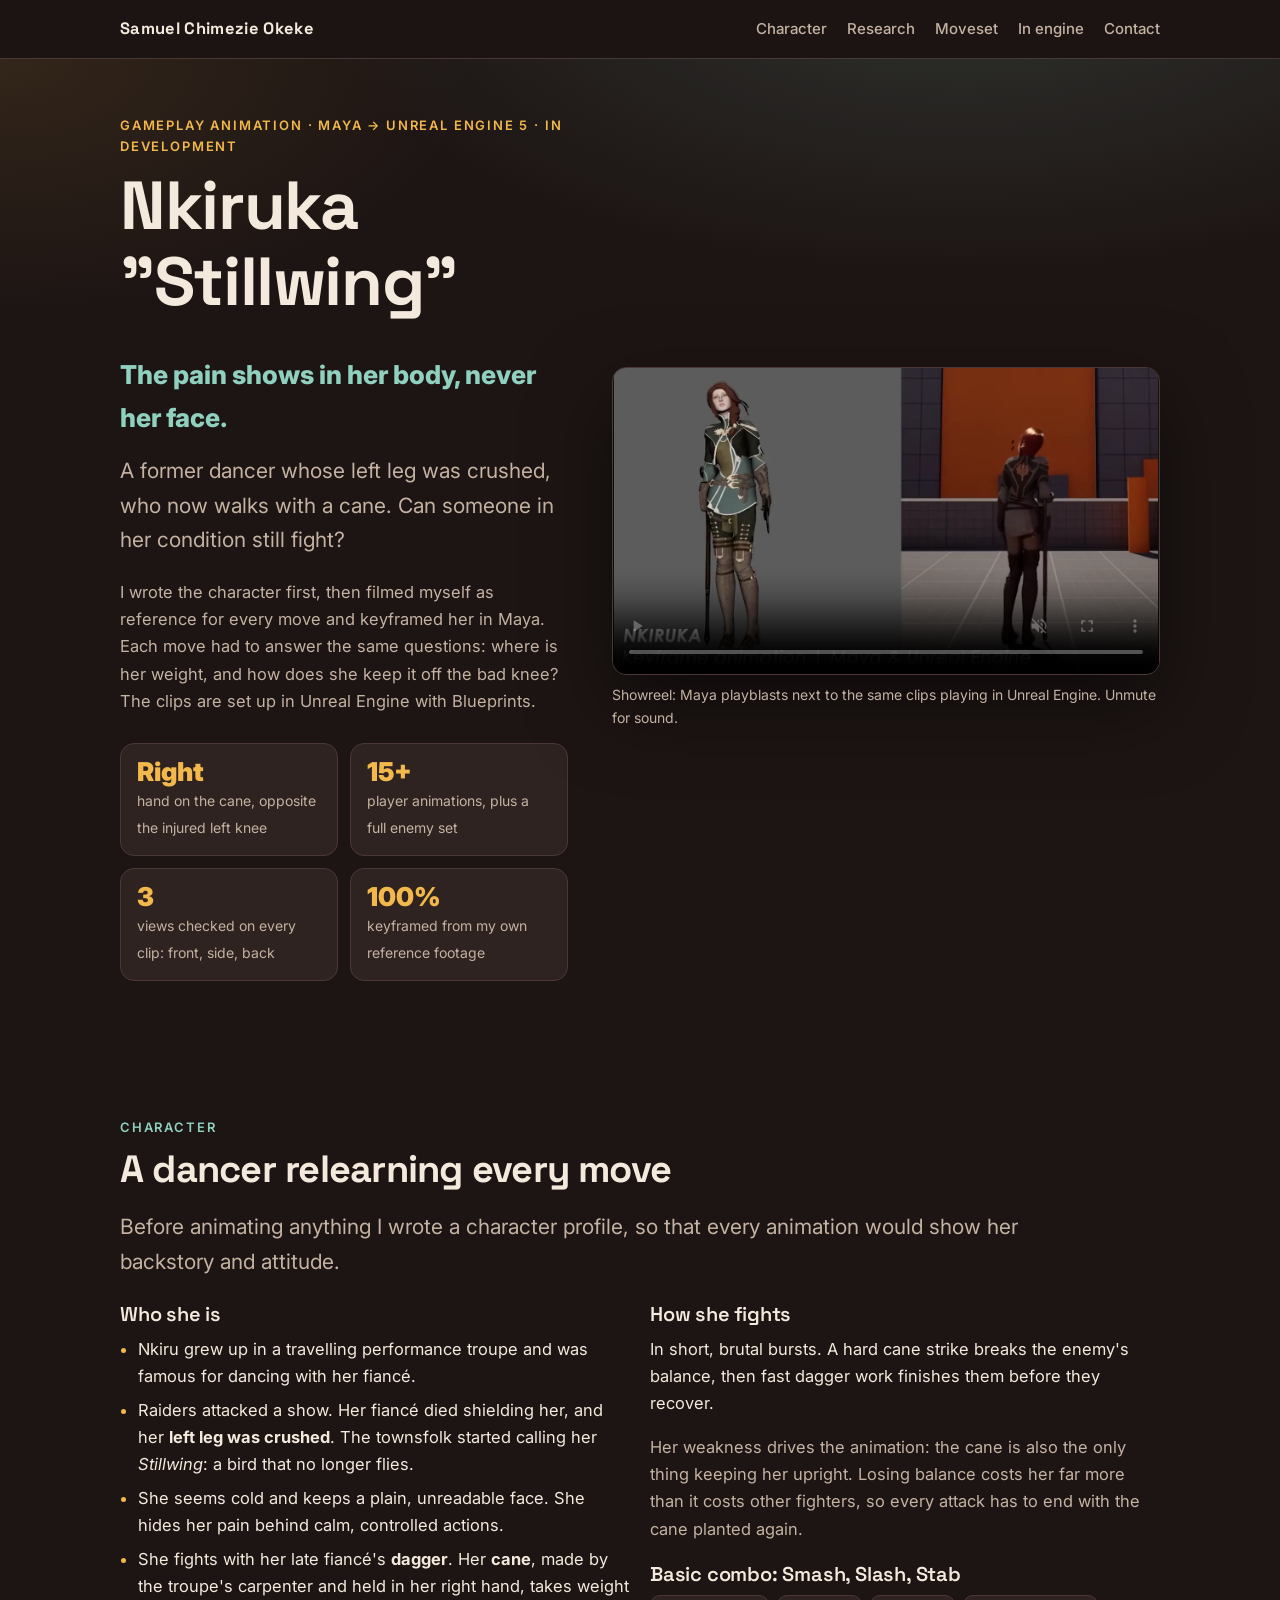
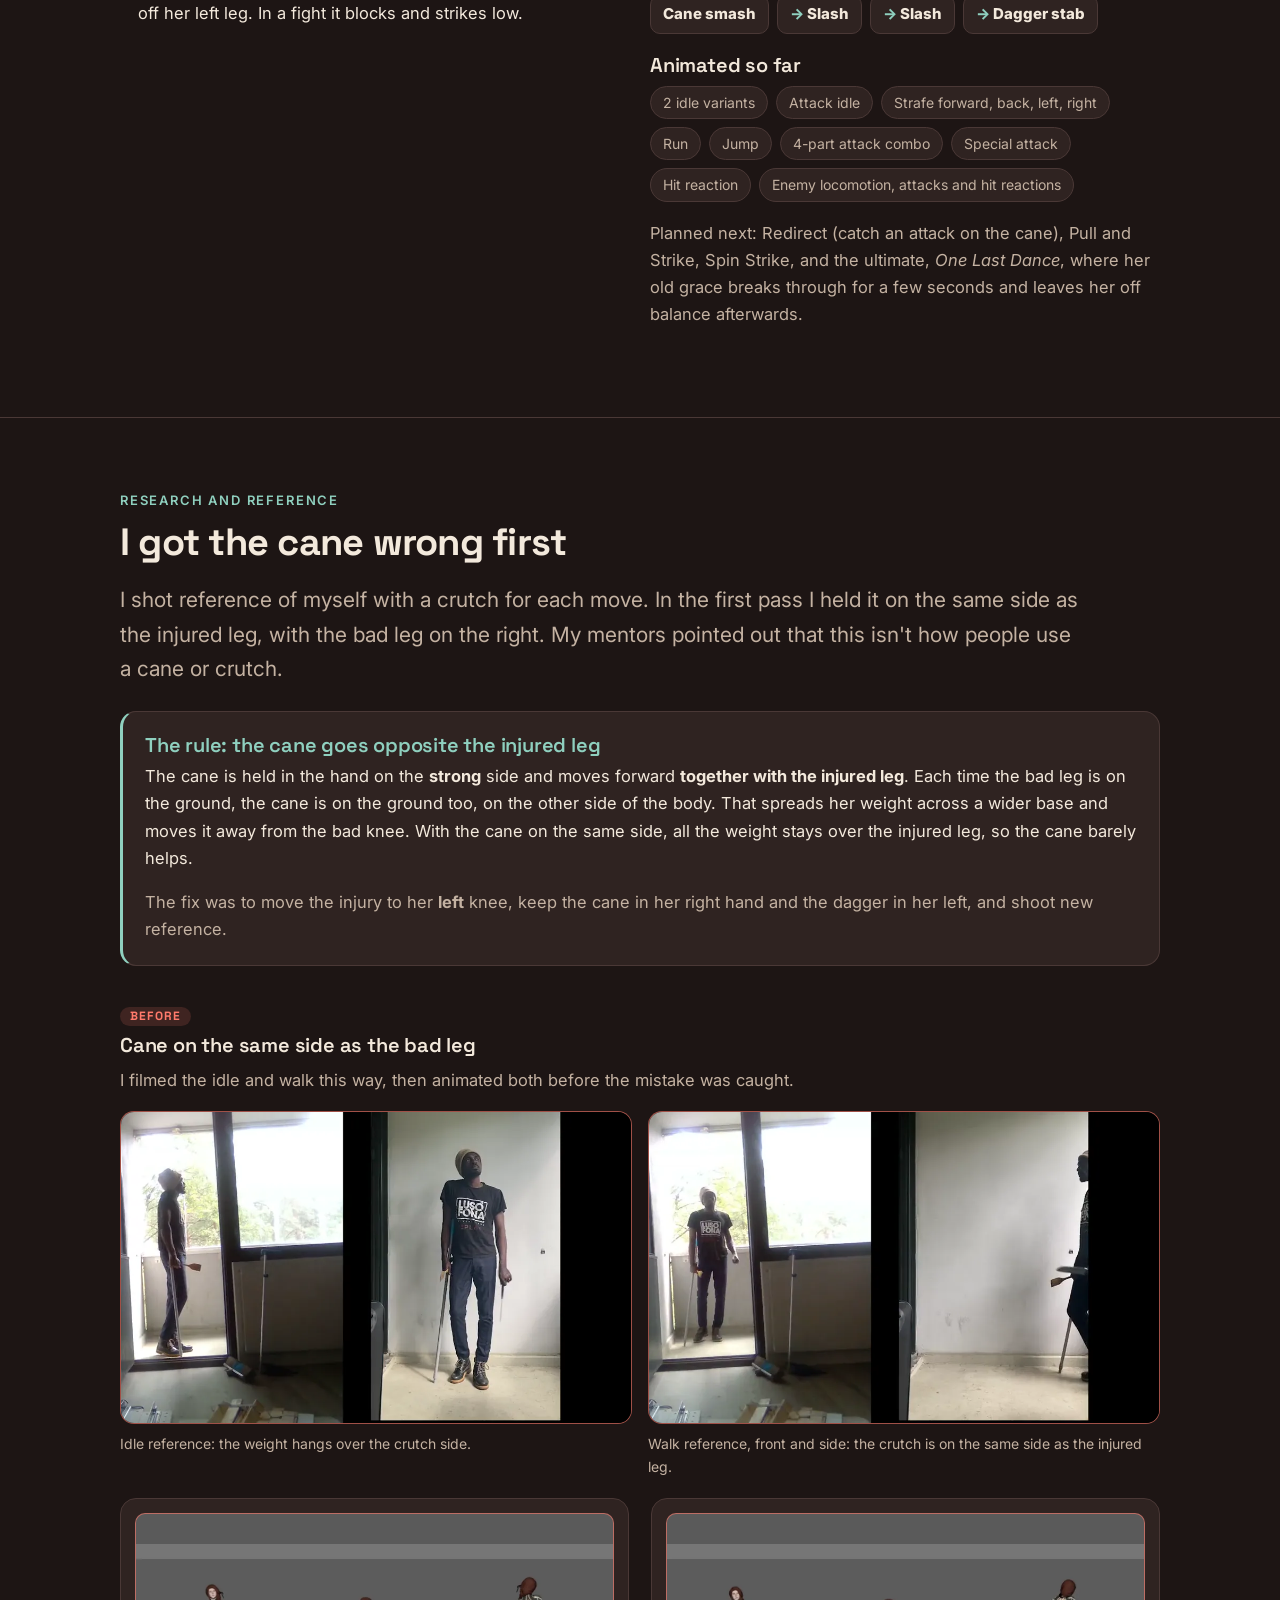
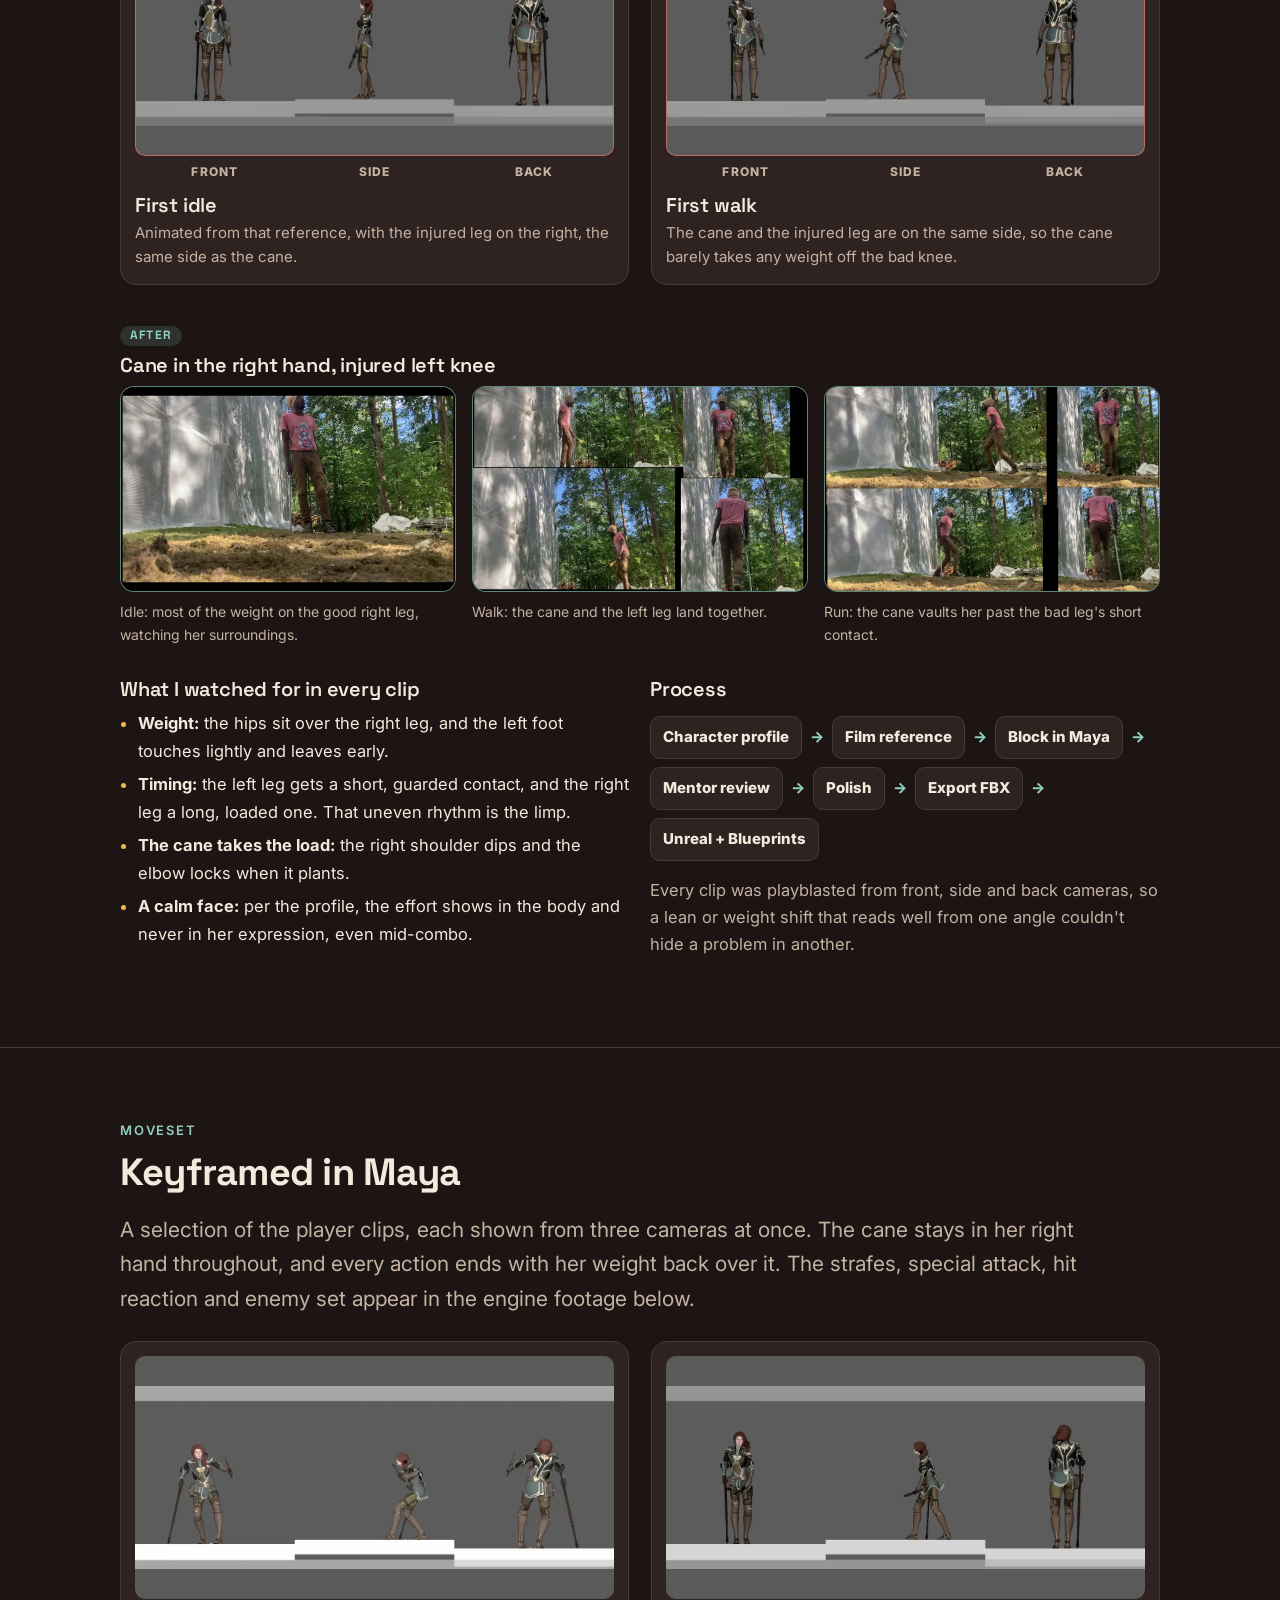
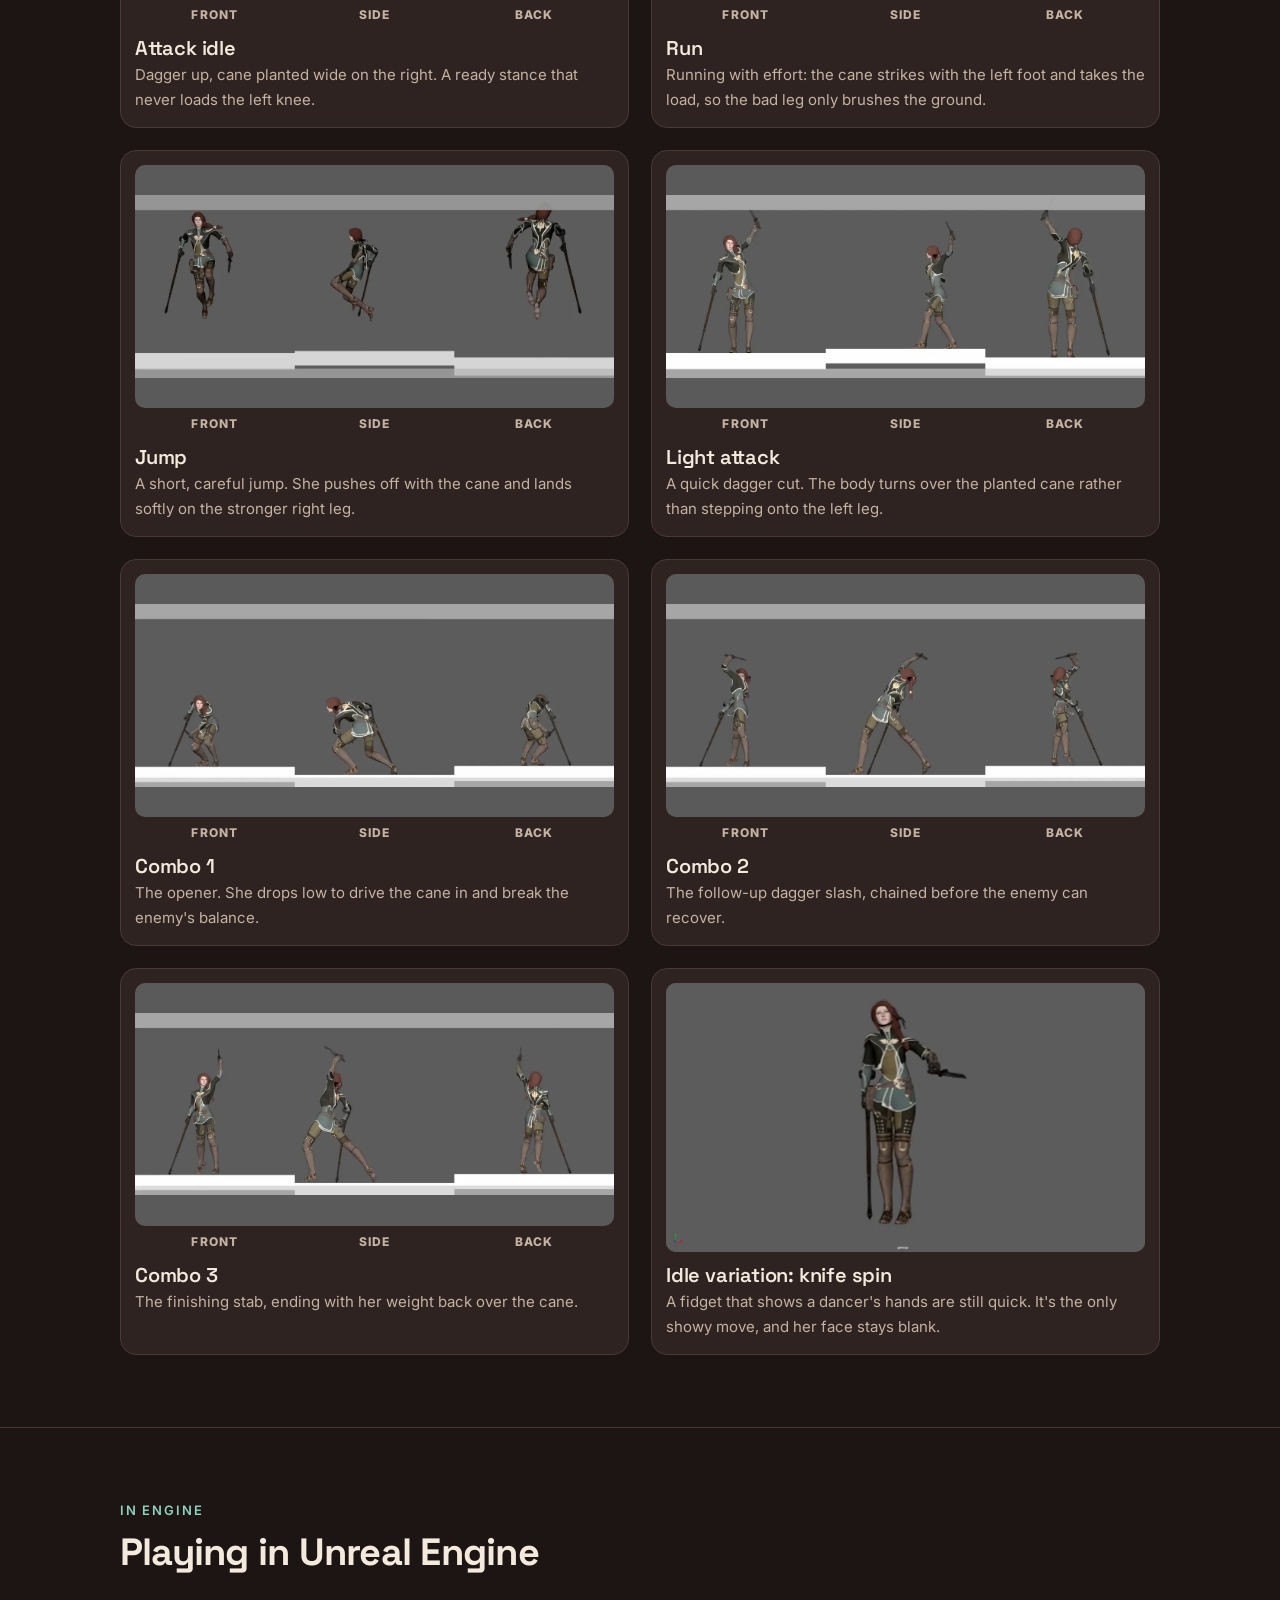
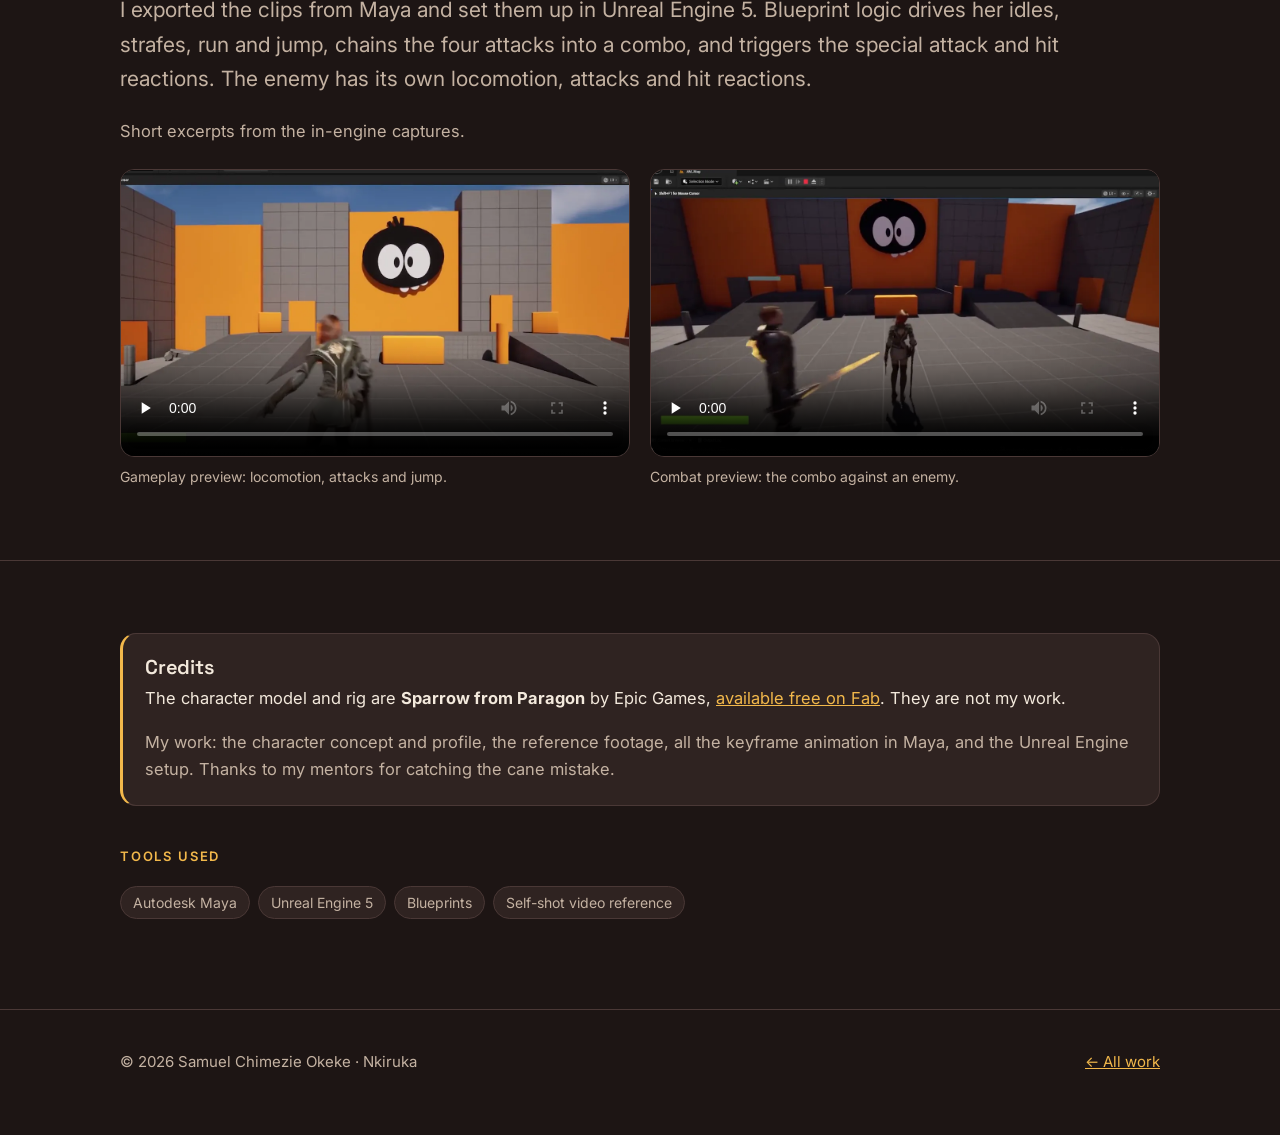
<file: nkiruka/index.html>
<!doctype html>
<html lang="en">
<head>
<meta charset="utf-8">
<meta name="viewport" content="width=device-width, initial-scale=1">
<title>Nkiruka "Stillwing" · Samuel Chimezie Okeke</title>
<link rel="icon" href="/favicon.ico" sizes="any" />
<link rel="icon" type="image/png" href="/favicon-32.png" />
<link rel="apple-touch-icon" href="/apple-touch-icon.png" />
<meta name="description" content="Nkiruka: gameplay animation for a fighter who walks with a cane. Reference-led keyframe animation in Maya, implemented in Unreal Engine with Blueprints.">
<meta property="og:title" content="Nkiruka · gameplay animation for a fighter on a cane">
<meta property="og:description" content="How does a character who depends on a cane still fight? Reference-led keyframe animation in Maya, implemented in Unreal Engine. By Samuel Chimezie Okeke.">
<meta property="og:image" content="../img/nkiruka/reel.webp">
<link rel="preconnect" href="https://fonts.googleapis.com">
<link rel="preconnect" href="https://fonts.gstatic.com" crossorigin>
<link href="https://fonts.googleapis.com/css2?family=Inter:wght@400;500;600;700&family=Space+Grotesk:wght@500;600;700&display=swap" rel="stylesheet">
<link rel="stylesheet" href="../style.css">
<style>
  :root { --sage: #8fd0bf; --red: #ff7a6b; }
  .hero { padding: 56px 0 64px; background: radial-gradient(1100px 520px at 75% -10%, rgba(143,208,191,.16), transparent 60%), radial-gradient(800px 420px at 0% 0%, rgba(242,184,75,.10), transparent 60%); }
  .hero .wrap { display: grid; grid-template-columns: .9fr 1.1fr; gap: 28px 44px; align-items: center; }
  @media (max-width: 900px) { .hero .wrap { grid-template-columns: 1fr; } }
  .hero .stats { grid-template-columns: repeat(2, 1fr); }
  .quote { font-size: clamp(20px, 2.6vw, 26px); font-weight: 800; color: var(--sage); margin: 0 0 14px; }
  .eyebrow.s { color: var(--sage); }
  video { width: 100%; display: block; background: #111; }
  .reel { aspect-ratio: 16/9; box-shadow: 0 30px 80px rgba(0,0,0,.5); }
  .clip { border-radius: 14px; border: 1px solid var(--line); }
  .wrong .clip { border-color: rgba(255,122,107,.6); }
  .right .clip { border-color: rgba(143,208,191,.6); }
  .tag { display: inline-block; font-size: 12px; font-weight: 900; letter-spacing: .1em; text-transform: uppercase; padding: 3px 10px; border-radius: 999px; margin-bottom: 8px; }
  .tag.bad { background: rgba(255,122,107,.15); color: var(--red); }
  .tag.good { background: rgba(143,208,191,.15); color: var(--sage); }
  .refs { display: grid; gap: 16px; grid-template-columns: repeat(auto-fit, minmax(280px, 1fr)); align-items: start; }
  .rule { border-left: 3px solid var(--sage); }
  .rule h3 { color: var(--sage); }
  .moves { display: grid; gap: 22px; grid-template-columns: repeat(auto-fit, minmax(min(100%, 460px), 1fr)); }
  .move { padding: 14px; }
  .move video { border-radius: 10px; aspect-ratio: 1260/640; background: #5a5a5a; }
  .move h3 { margin: 12px 0 .2em; }
  .move p { font-size: 15px; color: var(--muted); margin: 0; }
  .views { display: grid; grid-template-columns: repeat(3, 1fr); font-size: 12px; font-weight: 800; letter-spacing: .1em; text-transform: uppercase; color: var(--muted); text-align: center; margin-top: 6px; }
  .flow { display: flex; flex-wrap: wrap; gap: 8px; align-items: center; margin: 16px 0 0; font-weight: 800; font-size: 15px; }
  .flow span { background: var(--card); border: 1px solid var(--line); border-radius: 10px; padding: 8px 12px; }
  .flow i { color: var(--sage); font-style: normal; }
  .combo { display: flex; flex-wrap: wrap; gap: 8px; margin: 10px 0 0; padding: 0; list-style: none; }
  .combo li { background: var(--card); border: 1px solid var(--line); border-radius: 10px; padding: 6px 12px; font-weight: 800; font-size: 15px; }
  .combo li + li::before { content: "→ "; color: var(--sage); }
  .credit { border-left: 3px solid var(--gold); }
</style>
</head>
<body>

<nav class="nav"><div class="wrap">
  <a class="brand" href="../">Samuel Chimezie Okeke</a>
  <ul>
    <li class="hide-sm"><a href="#character">Character</a></li>
    <li><a href="#research">Research</a></li>
    <li><a href="#moveset">Moveset</a></li>
    <li class="hide-sm"><a href="#unreal">In engine</a></li>
    <li><a href="../#contact">Contact</a></li>
  </ul>
</div></nav>

<header class="hero">
  <div class="wrap">
    <div>
      <div class="eyebrow">Gameplay animation · Maya → Unreal Engine 5 · in development</div>
      <h1>Nkiruka "Stillwing"</h1>
      <p class="quote">The pain shows in her body, never her face.</p>
      <p class="lead">A former dancer whose left leg was crushed, who now walks with a cane. Can someone in her condition still fight?</p>
      <p class="muted">I wrote the character first, then filmed myself as reference for every move and keyframed her in Maya. Each move had to answer the same questions: where is her weight, and how does she keep it off the bad knee? The clips are set up in Unreal Engine with Blueprints.</p>
      <div class="stats">
        <div class="stat"><b>Right</b><span>hand on the cane, opposite the injured left knee</span></div>
        <div class="stat"><b>15+</b><span>player animations, plus a full enemy set</span></div>
        <div class="stat"><b>3</b><span>views checked on every clip: front, side, back</span></div>
        <div class="stat"><b>100%</b><span>keyframed from my own reference footage</span></div>
      </div>
    </div>
    <figure>
      <video class="reel clip" src="../img/nkiruka/reel.mp4" poster="../img/nkiruka/reel.webp" autoplay muted loop playsinline controls preload="metadata" aria-label="Nkiruka animation reel: idle, attack idle, combo, run and jump in Maya and in Unreal Engine"></video>
      <figcaption>Showreel: Maya playblasts next to the same clips playing in Unreal Engine. Unmute for sound.</figcaption>
    </figure>
  </div>
</header>

<main>

<section id="character">
  <div class="wrap">
    <div class="eyebrow s">Character</div>
    <h2>A dancer relearning every move</h2>
    <p class="lead">Before animating anything I wrote a character profile, so that every animation would show her backstory and attitude.</p>
    <div class="grid g2" style="margin-top:24px">
      <div>
        <h3>Who she is</h3>
        <ul class="ticks">
          <li>Nkiru grew up in a travelling performance troupe and was famous for dancing with her fiancé.</li>
          <li>Raiders attacked a show. Her fiancé died shielding her, and her <b>left leg was crushed</b>. The townsfolk started calling her <i>Stillwing</i>: a bird that no longer flies.</li>
          <li>She seems cold and keeps a plain, unreadable face. She hides her pain behind calm, controlled actions.</li>
          <li>She fights with her late fiancé's <b>dagger</b>. Her <b>cane</b>, made by the troupe's carpenter and held in her right hand, takes weight off her left leg. In a fight it blocks and strikes low.</li>
        </ul>
      </div>
      <div>
        <h3>How she fights</h3>
        <p>In short, brutal bursts. A hard cane strike breaks the enemy's balance, then fast dagger work finishes them before they recover.</p>
        <p class="muted">Her weakness drives the animation: the cane is also the only thing keeping her upright. Losing balance costs her far more than it costs other fighters, so every attack has to end with the cane planted again.</p>
        <h3 style="margin-top:20px">Basic combo: Smash, Slash, Stab</h3>
        <ul class="combo"><li>Cane smash</li><li>Slash</li><li>Slash</li><li>Dagger stab</li></ul>
        <h3 style="margin-top:20px">Animated so far</h3>
        <ul class="chips" style="margin-top:8px"><li>2 idle variants</li><li>Attack idle</li><li>Strafe forward, back, left, right</li><li>Run</li><li>Jump</li><li>4-part attack combo</li><li>Special attack</li><li>Hit reaction</li><li>Enemy locomotion, attacks and hit reactions</li></ul>
        <p class="muted" style="margin-top:12px">Planned next: Redirect (catch an attack on the cane), Pull and Strike, Spin Strike, and the ultimate, <i>One Last Dance</i>, where her old grace breaks through for a few seconds and leaves her off balance afterwards.</p>
      </div>
    </div>
  </div>
</section>

<section id="research">
  <div class="wrap">
    <div class="eyebrow s">Research and reference</div>
    <h2>I got the cane wrong first</h2>
    <p class="lead">I shot reference of myself with a crutch for each move. In the first pass I held it on the same side as the injured leg, with the bad leg on the right. My mentors pointed out that this isn't how people use a cane or crutch.</p>

    <div class="card rule" style="margin-top:24px">
      <h3>The rule: the cane goes opposite the injured leg</h3>
      <p>The cane is held in the hand on the <b>strong</b> side and moves forward <b>together with the injured leg</b>. Each time the bad leg is on the ground, the cane is on the ground too, on the other side of the body. That spreads her weight across a wider base and moves it away from the bad knee. With the cane on the same side, all the weight stays over the injured leg, so the cane barely helps.</p>
      <p class="muted">The fix was to move the injury to her <b>left</b> knee, keep the cane in her right hand and the dagger in her left, and shoot new reference.</p>
    </div>

    <h3 style="margin-top:36px"><span class="tag bad">Before</span><br>Cane on the same side as the bad leg</h3>
    <p class="muted">I filmed the idle and walk this way, then animated both before the mistake was caught.</p>
    <div class="refs wrong">
      <figure><video class="clip" src="../img/nkiruka/wrong_idle.mp4" poster="../img/nkiruka/wrong_idle.webp" muted loop playsinline autoplay preload="metadata" aria-label="Early idle reference with the crutch on the same side as the injured leg"></video><figcaption>Idle reference: the weight hangs over the crutch side.</figcaption></figure>
      <figure><video class="clip" src="../img/nkiruka/wrong_walk.mp4" poster="../img/nkiruka/wrong_walk.webp" muted loop playsinline autoplay preload="metadata" aria-label="Early walk reference filmed from front and side, with the crutch on the same side as the injured leg"></video><figcaption>Walk reference, front and side: the crutch is on the same side as the injured leg.</figcaption></figure>
    </div>
    <div class="moves wrong" style="margin-top:20px">
      <figure class="card move">
        <video class="clip" src="../img/nkiruka/wrong_idle_anim.mp4" poster="../img/nkiruka/wrong_idle_anim.webp" muted loop playsinline autoplay preload="metadata" aria-label="First idle animation from front, side and back, with the injured leg on the same side as the cane"></video>
        <div class="views"><span>Front</span><span>Side</span><span>Back</span></div>
        <h3>First idle</h3><p>Animated from that reference, with the injured leg on the right, the same side as the cane.</p>
      </figure>
      <figure class="card move">
        <video class="clip" src="../img/nkiruka/wrong_walk_anim.mp4" poster="../img/nkiruka/wrong_walk_anim.webp" muted loop playsinline autoplay preload="metadata" aria-label="First walk cycle from front, side and back, with the cane on the same side as the injured leg"></video>
        <div class="views"><span>Front</span><span>Side</span><span>Back</span></div>
        <h3>First walk</h3><p>The cane and the injured leg are on the same side, so the cane barely takes any weight off the bad knee.</p>
      </figure>
    </div>

    <h3 style="margin-top:36px"><span class="tag good">After</span><br>Cane in the right hand, injured left knee</h3>
    <div class="refs right">
      <figure><video class="clip" src="../img/nkiruka/ref_idle.mp4" poster="../img/nkiruka/ref_idle.webp" muted loop playsinline autoplay preload="metadata" aria-label="Corrected idle reference: weight on the good right leg, cane in the right hand"></video><figcaption>Idle: most of the weight on the good right leg, watching her surroundings.</figcaption></figure>
      <figure><video class="clip" src="../img/nkiruka/ref_walk.mp4" poster="../img/nkiruka/ref_walk.webp" muted loop playsinline autoplay preload="metadata" aria-label="Corrected walk reference from the side and from behind"></video><figcaption>Walk: the cane and the left leg land together.</figcaption></figure>
      <figure><video class="clip" src="../img/nkiruka/ref_run.mp4" poster="../img/nkiruka/ref_run.webp" muted loop playsinline autoplay preload="metadata" aria-label="Corrected run reference from the side and from behind"></video><figcaption>Run: the cane vaults her past the bad leg's short contact.</figcaption></figure>
    </div>

    <div class="grid g2" style="margin-top:32px">
      <div>
        <h3>What I watched for in every clip</h3>
        <ul class="ticks">
          <li><b>Weight:</b> the hips sit over the right leg, and the left foot touches lightly and leaves early.</li>
          <li><b>Timing:</b> the left leg gets a short, guarded contact, and the right leg a long, loaded one. That uneven rhythm is the limp.</li>
          <li><b>The cane takes the load:</b> the right shoulder dips and the elbow locks when it plants.</li>
          <li><b>A calm face:</b> per the profile, the effort shows in the body and never in her expression, even mid-combo.</li>
        </ul>
      </div>
      <div>
        <h3>Process</h3>
        <div class="flow"><span>Character profile</span><i>→</i><span>Film reference</span><i>→</i><span>Block in Maya</span><i>→</i><span>Mentor review</span><i>→</i><span>Polish</span><i>→</i><span>Export FBX</span><i>→</i><span>Unreal + Blueprints</span></div>
        <p class="muted" style="margin-top:16px">Every clip was playblasted from front, side and back cameras, so a lean or weight shift that reads well from one angle couldn't hide a problem in another.</p>
      </div>
    </div>
  </div>
</section>

<section id="moveset">
  <div class="wrap">
    <div class="eyebrow s">Moveset</div>
    <h2>Keyframed in Maya</h2>
    <p class="lead">A selection of the player clips, each shown from three cameras at once. The cane stays in her right hand throughout, and every action ends with her weight back over it. The strafes, special attack, hit reaction and enemy set appear in the engine footage below.</p>
    <div class="moves" style="margin-top:24px">
      <figure class="card move">
        <video src="../img/nkiruka/attack_idle.mp4" poster="../img/nkiruka/attack_idle.webp" muted loop playsinline autoplay preload="metadata" aria-label="Attack idle from front, side and back"></video>
        <div class="views"><span>Front</span><span>Side</span><span>Back</span></div>
        <h3>Attack idle</h3><p>Dagger up, cane planted wide on the right. A ready stance that never loads the left knee.</p>
      </figure>
      <figure class="card move">
        <video src="../img/nkiruka/run.mp4" poster="../img/nkiruka/run.webp" muted loop playsinline autoplay preload="metadata" aria-label="Run cycle from front, side and back"></video>
        <div class="views"><span>Front</span><span>Side</span><span>Back</span></div>
        <h3>Run</h3><p>Running with effort: the cane strikes with the left foot and takes the load, so the bad leg only brushes the ground.</p>
      </figure>
      <figure class="card move">
        <video src="../img/nkiruka/jump.mp4" poster="../img/nkiruka/jump.webp" muted loop playsinline autoplay preload="metadata" aria-label="Jump from front, side and back"></video>
        <div class="views"><span>Front</span><span>Side</span><span>Back</span></div>
        <h3>Jump</h3><p>A short, careful jump. She pushes off with the cane and lands softly on the stronger right leg.</p>
      </figure>
      <figure class="card move">
        <video src="../img/nkiruka/light_attack.mp4" poster="../img/nkiruka/light_attack.webp" muted loop playsinline autoplay preload="metadata" aria-label="Light attack from front, side and back"></video>
        <div class="views"><span>Front</span><span>Side</span><span>Back</span></div>
        <h3>Light attack</h3><p>A quick dagger cut. The body turns over the planted cane rather than stepping onto the left leg.</p>
      </figure>
      <figure class="card move">
        <video src="../img/nkiruka/combo1.mp4" poster="../img/nkiruka/combo1.webp" muted loop playsinline autoplay preload="metadata" aria-label="Combo part one from front, side and back"></video>
        <div class="views"><span>Front</span><span>Side</span><span>Back</span></div>
        <h3>Combo 1</h3><p>The opener. She drops low to drive the cane in and break the enemy's balance.</p>
      </figure>
      <figure class="card move">
        <video src="../img/nkiruka/combo2.mp4" poster="../img/nkiruka/combo2.webp" muted loop playsinline autoplay preload="metadata" aria-label="Combo part two from front, side and back"></video>
        <div class="views"><span>Front</span><span>Side</span><span>Back</span></div>
        <h3>Combo 2</h3><p>The follow-up dagger slash, chained before the enemy can recover.</p>
      </figure>
      <figure class="card move">
        <video src="../img/nkiruka/combo3.mp4" poster="../img/nkiruka/combo3.webp" muted loop playsinline autoplay preload="metadata" aria-label="Combo part three from front, side and back"></video>
        <div class="views"><span>Front</span><span>Side</span><span>Back</span></div>
        <h3>Combo 3</h3><p>The finishing stab, ending with her weight back over the cane.</p>
      </figure>
      <figure class="card move">
        <video src="../img/nkiruka/knife_spin.mp4" poster="../img/nkiruka/knife_spin.webp" muted loop playsinline autoplay preload="metadata" aria-label="Idle variation: she spins the dagger in her left hand while leaning on the cane" style="aspect-ratio:16/9"></video>
        <h3>Idle variation: knife spin</h3><p>A fidget that shows a dancer's hands are still quick. It's the only showy move, and her face stays blank.</p>
      </figure>
    </div>
  </div>
</section>

<section id="unreal">
  <div class="wrap">
    <div class="eyebrow s">In engine</div>
    <h2>Playing in Unreal Engine</h2>
    <p class="lead">I exported the clips from Maya and set them up in Unreal Engine 5. Blueprint logic drives her idles, strafes, run and jump, chains the four attacks into a combo, and triggers the special attack and hit reactions. The enemy has its own locomotion, attacks and hit reactions.</p>
    <p class="muted">Short excerpts from the in-engine captures.</p>
    <div class="grid g2" style="margin-top:24px">
      <figure><video class="clip" src="../img/nkiruka/ue_preview03.mp4" poster="../img/nkiruka/ue_preview03.webp" controls playsinline preload="none" aria-label="Unreal Engine gameplay preview: walking, attacking and jumping"></video><figcaption>Gameplay preview: locomotion, attacks and jump.</figcaption></figure>
      <figure><video class="clip" src="../img/nkiruka/ue_preview04.mp4" poster="../img/nkiruka/ue_preview04.webp" controls playsinline preload="none" aria-label="Unreal Engine gameplay preview: combat against an enemy"></video><figcaption>Combat preview: the combo against an enemy.</figcaption></figure>
    </div>
  </div>
</section>

<section id="credits">
  <div class="wrap">
    <div class="card credit">
      <h3>Credits</h3>
      <p>The character model and rig are <b>Sparrow from Paragon</b> by Epic Games, <a href="https://www.fab.com/listings/7d76ddf0-d9ce-4d00-939e-d72793534d01">available free on Fab</a>. They are not my work.</p>
      <p class="muted">My work: the character concept and profile, the reference footage, all the keyframe animation in Maya, and the Unreal Engine setup. Thanks to my mentors for catching the cane mistake.</p>
    </div>
    <div class="eyebrow" style="margin-top:40px">Tools used</div>
    <ul class="chips">
      <li>Autodesk Maya</li><li>Unreal Engine 5</li><li>Blueprints</li><li>Self-shot video reference</li>
    </ul>
  </div>
</section>

</main>

<footer class="footer">
  <div class="wrap row" style="justify-content:space-between">
    <span>© 2026 Samuel Chimezie Okeke · Nkiruka</span>
    <a href="../">← All work</a>
  </div>
</footer>
<script>
  // Only play looping clips while they are on screen.
  const io = new IntersectionObserver(es => es.forEach(e => {
    const v = e.target;
    if (e.isIntersecting) { v.play().catch(() => {}); } else { v.pause(); }
  }), { rootMargin: "200px" });
  document.querySelectorAll("video[loop]").forEach(v => io.observe(v));
</script>
</body>
</html>
</file>
<file: style.css>
:root {
  --bg: #1d1514;
  --bg2: #281d1b;
  --card: #2f2321;
  --line: #4a3836;
  --text: #f3e9dc;
  --muted: #c4b2a2;
  --gold: #f2b84b;
  --coral: #ef7a5a;
  --teal: #5cc8c0;
  --max: 1080px;
}
* { box-sizing: border-box; }
html { scroll-behavior: smooth; }
body {
  margin: 0; background: var(--bg); color: var(--text);
  font: 16.5px/1.65 "Inter", system-ui, sans-serif;
  -webkit-font-smoothing: antialiased;
}
img { max-width: 100%; height: auto; display: block; }
a { color: var(--gold); }
a:hover { color: #ffd27a; }
.wrap { max-width: var(--max); margin: 0 auto; padding: 0 20px; }

/* nav */
.nav { position: sticky; top: 0; z-index: 10; background: rgba(29,21,20,.92); backdrop-filter: blur(8px); border-bottom: 1px solid var(--line); }
.nav .wrap { display: flex; align-items: center; justify-content: space-between; height: 58px; gap: 16px; }
.nav .brand { font-family: "Space Grotesk", sans-serif; font-weight: 700; color: var(--text); text-decoration: none; letter-spacing: .02em; white-space: nowrap; }
.nav ul { display: flex; gap: 20px; list-style: none; margin: 0; padding: 0; }
.nav ul a { color: var(--muted); text-decoration: none; font-weight: 500; font-size: 15px; }
.nav ul a:hover { color: var(--gold); }
@media (max-width: 640px) { .nav ul { gap: 12px; } .nav ul li.hide-sm { display: none; } .nav .brand { font-size: 15px; } }

/* type */
h1, h2, h3 { line-height: 1.12; margin: 0 0 .5em; font-family: "Space Grotesk", "Inter", sans-serif; letter-spacing: -.02em; }
h1 { font-size: clamp(36px, 6vw, 68px); font-weight: 700; }
h2 { font-size: clamp(26px, 3.6vw, 38px); font-weight: 700; }
h3 { font-size: 20px; font-weight: 600; letter-spacing: -.01em; }
.eyebrow { color: var(--gold); font-weight: 600; letter-spacing: .14em; text-transform: uppercase; font-size: 13px; margin-bottom: 10px; }
.lead { font-size: clamp(18px, 2.2vw, 21px); color: var(--muted); max-width: 46em; }
p { margin: 0 0 1em; }
.muted { color: var(--muted); }
section { padding: 72px 0; border-top: 1px solid var(--line); }
section:first-of-type { border-top: 0; }

/* buttons + chips */
.btn { display: inline-flex; align-items: center; gap: 8px; padding: 12px 22px; border-radius: 999px; font-weight: 600; text-decoration: none; border: 2px solid var(--gold); color: var(--gold); background: transparent; cursor: pointer; font-family: inherit; font-size: 16px; }
.btn.solid { background: var(--gold); color: #2a1a10; }
.btn:hover { filter: brightness(1.1); }
.row { display: flex; flex-wrap: wrap; gap: 12px; align-items: center; }
.chips { display: flex; flex-wrap: wrap; gap: 8px; margin: 18px 0; padding: 0; list-style: none; }
.chips li { border: 1px solid var(--line); background: var(--card); border-radius: 999px; padding: 4px 12px; font-size: 14px; color: var(--muted); }

/* grids + cards */
.grid { display: grid; gap: 20px; }
.g2 { grid-template-columns: repeat(auto-fit, minmax(300px, 1fr)); }
.g3 { grid-template-columns: repeat(auto-fit, minmax(240px, 1fr)); }
.card { background: var(--card); border: 1px solid var(--line); border-radius: 16px; padding: 22px; }
.card h3 { margin-bottom: .35em; }
.card p:last-child { margin-bottom: 0; }

/* stats */
.stats { display: grid; grid-template-columns: repeat(auto-fit, minmax(150px, 1fr)); gap: 12px; margin: 28px 0 0; }
.stat { background: var(--card); border: 1px solid var(--line); border-radius: 14px; padding: 14px 16px; }
.stat b { display: block; font-size: 26px; font-weight: 900; color: var(--gold); line-height: 1.1; }
.stat span { font-size: 14px; color: var(--muted); }

/* tables */
.tbl { width: 100%; border-collapse: collapse; font-size: 15px; }
.tbl th, .tbl td { text-align: left; padding: 9px 10px; border-bottom: 1px solid var(--line); vertical-align: top; }
.tbl th { color: var(--gold); font-weight: 800; }
.tbl td:last-child { color: var(--muted); }
.scroll-x { overflow-x: auto; }

/* figures */
figure { margin: 0; }
figcaption { font-size: 14px; color: var(--muted); margin-top: 8px; }
.shot { border-radius: 14px; border: 1px solid var(--line); }
.strip { display: grid; grid-auto-flow: column; grid-auto-columns: minmax(170px, 1fr); gap: 14px; overflow-x: auto; padding-bottom: 8px; scroll-snap-type: x mandatory; }
.strip figure { scroll-snap-align: start; }
.strip .num { color: var(--gold); font-weight: 900; }

ul.ticks { padding-left: 1.1em; margin: 0 0 1em; }
ul.ticks li { margin-bottom: .4em; }
ul.ticks li::marker { color: var(--gold); }
code { background: #3a2b28; padding: 1px 6px; border-radius: 6px; font-size: .9em; }

.footer { padding: 40px 0 60px; border-top: 1px solid var(--line); color: var(--muted); font-size: 15px; }
</file>
